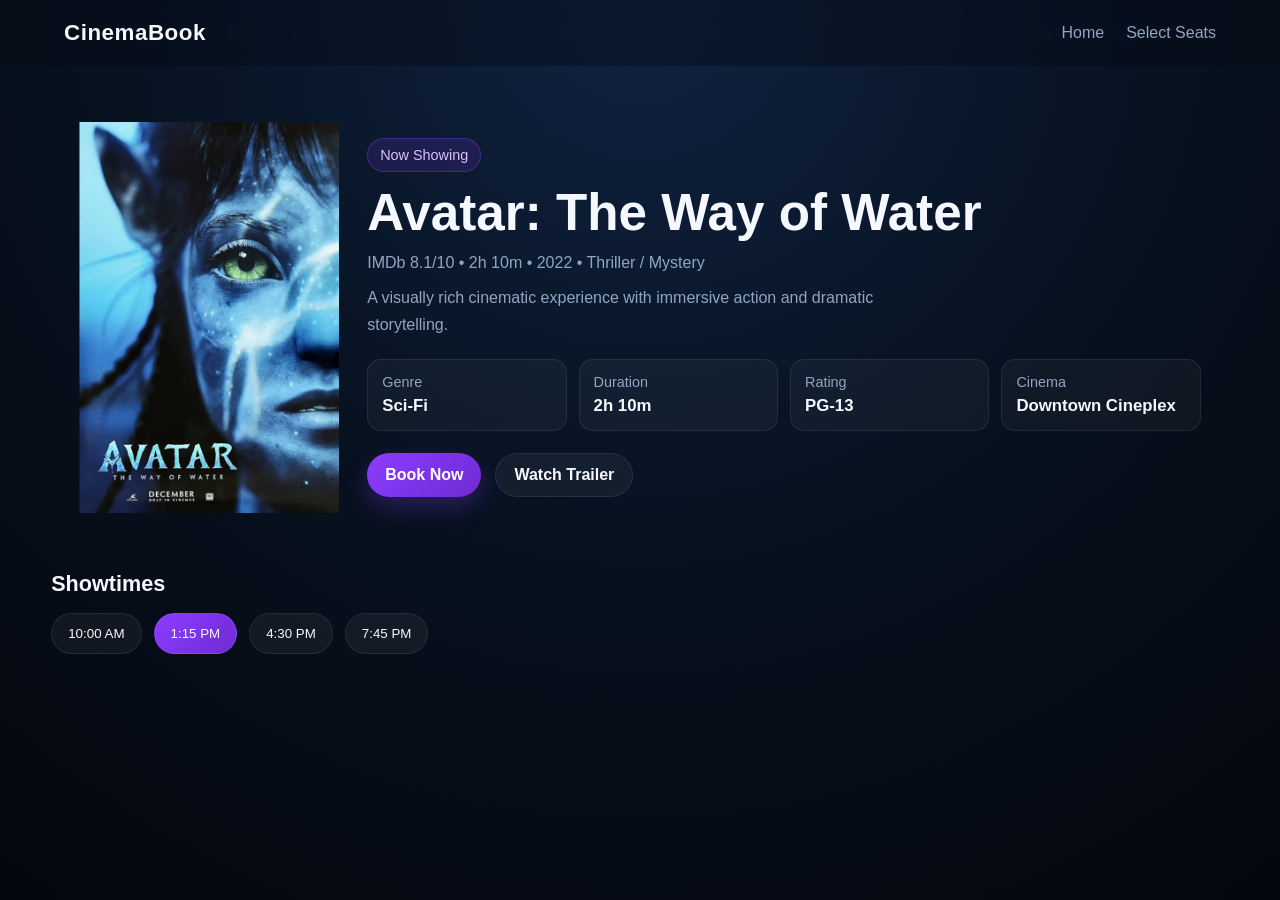
<file: templates/movie.html>
<!DOCTYPE html>
<html lang="en">
<head>
  <meta charset="UTF-8" />
  <meta name="viewport" content="width=device-width, initial-scale=1.0" />
  <title>Movie Details</title>
  <link rel="stylesheet" href="../static/style.css">
</head>
<body class="bg-home">

  <header class="topbar">
    <div class="brand">CinemaBook</div>
    <nav class="navlinks">
      <a href="index.html">Home</a>
      <a href="seat-selection.html">Select Seats</a>
    </nav>
  </header>

  <main class="movie-page">
    <section class="detail-hero">
      <div class="poster-wrap">
        <img src="/images/poster5.PNG" alt="Movie poster">
      </div>

      <div class="detail-info">
        <span class="badge">Now Showing</span>
        <h1>Avatar: The Way of Water</h1>
        <p class="meta">IMDb 8.1/10 • 2h 10m • 2022 • Thriller / Mystery</p>
        <p class="summary">
          A visually rich cinematic experience with immersive action and dramatic storytelling.
        </p>

        <div class="info-grid">
          <div><span>Genre</span><strong>Sci-Fi</strong></div>
          <div><span>Duration</span><strong>2h 10m</strong></div>
          <div><span>Rating</span><strong>PG-13</strong></div>
          <div><span>Cinema</span><strong>Downtown Cineplex</strong></div>
        </div>

        <div class="hero-actions">
          <a href="{{ url_for('seat_selection') }}" class="btn btn-primary">Book Now</a>
          <a href="#" class="btn btn-secondary">Watch Trailer</a>
        </div>
      </div>
    </section>

    <section class="section-block">
      <div class="section-head">
        <h2>Showtimes</h2>
      </div>

      <div class="time-grid">
        <button class="time-chip">10:00 AM</button>
        <button class="time-chip active">1:15 PM</button>
        <button class="time-chip">4:30 PM</button>
        <button class="time-chip">7:45 PM</button>
      </div>
    </section>
  </main>

</body>
</html>
</file>
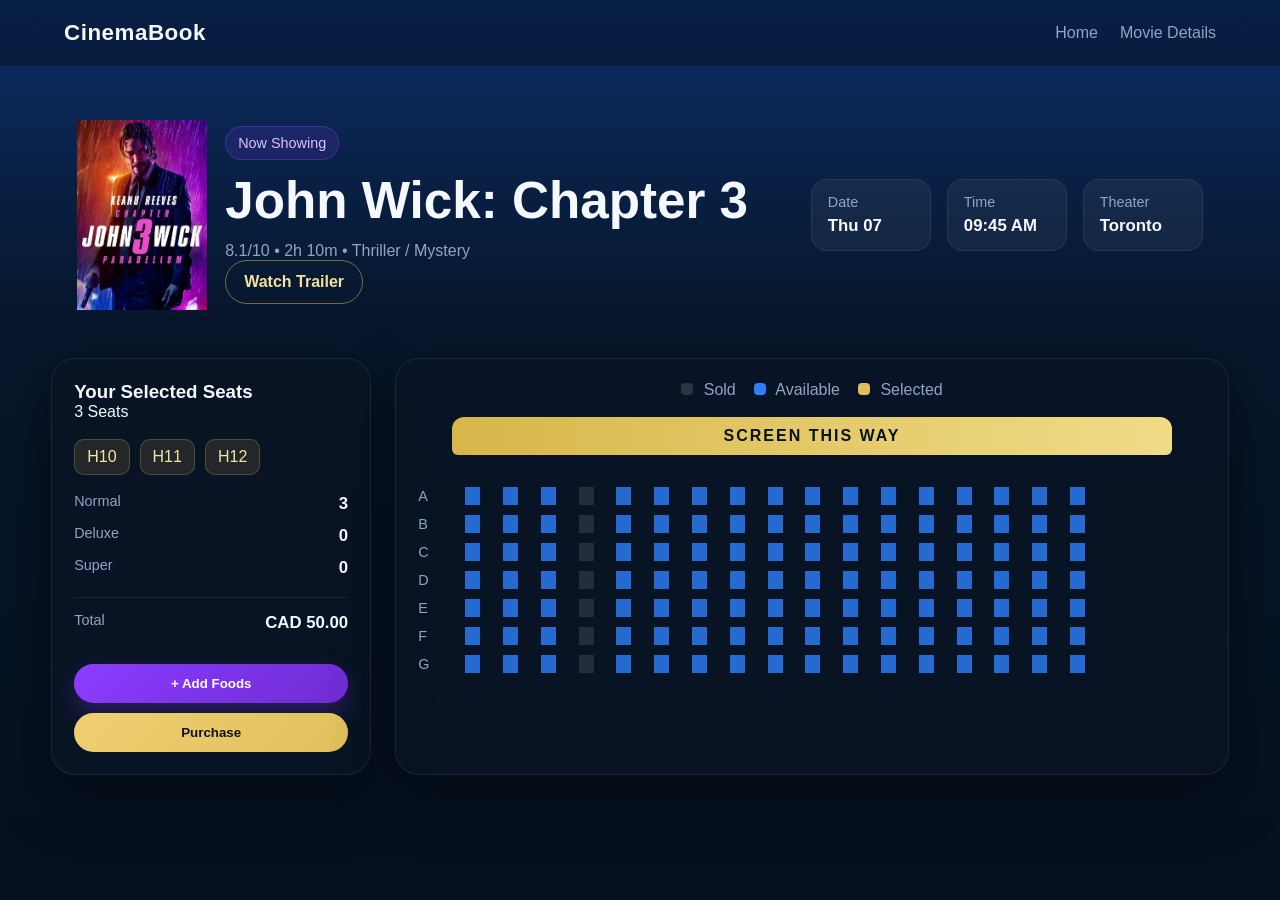
<file: templates/seat-selection.html>
<!DOCTYPE html>
<html lang="en">
<head>
  <meta charset="UTF-8" />
  <meta name="viewport" content="width=device-width, initial-scale=1.0" />
  <title>Seat Selection</title>
  <link rel="stylesheet" href="/static/style.css">
<body class="bg-seat">

  <header class="topbar">
    <div class="brand">CinemaBook</div>
    <nav class="navlinks">
      <a href="index.html">Home</a>
      <a href="movie.html">Movie Details</a>
    </nav>
  </header>

  <main class="seat-shell">
    <section class="seat-banner">
      <div class="seat-banner-left">
        <img src="/images/poster6.PNG" alt="Movie poster" class="mini-poster">
        <div>
          <span class="badge">Now Showing</span>
          <h1>John Wick: Chapter 3</h1>
          <p class="meta">8.1/10 • 2h 10m • Thriller / Mystery</p>
          <a href="#" class="btn btn-outline">Watch Trailer</a>
        </div>
      </div>

      <div class="seat-banner-right">
        <div class="selector">
          <span>Date</span>
          <strong>Thu 07</strong>
        </div>
        <div class="selector">
          <span>Time</span>
          <strong>09:45 AM</strong>
        </div>
        <div class="selector">
          <span>Theater</span>
          <strong>Toronto</strong>
        </div>
      </div>
    </section>

    <section class="seat-layout">
      <aside class="seat-summary">
        <h3>Your Selected Seats</h3>
        <p>3 Seats</p>

        <div class="ticket-tags">
          <span>H10</span>
          <span>H11</span>
          <span>H12</span>
        </div>

        <div class="ticket-breakdown">
          <div><span>Normal</span><strong>3</strong></div>
          <div><span>Deluxe</span><strong>0</strong></div>
          <div><span>Super</span><strong>0</strong></div>
        </div>

        <div class="total-row">
          <span>Total</span>
          <strong>CAD 50.00</strong>
        </div>

        <button class="btn btn-primary full-btn">+ Add Foods</button>
        <button class="btn btn-gold full-btn">Purchase</button>
      </aside>

      <div class="seat-map-wrap">
        <div class="seat-legend">
          <span><i class="legend-box sold"></i> Sold</span>
          <span><i class="legend-box available"></i> Available</span>
          <span><i class="legend-box selected"></i> Selected</span>
        </div>

        <div class="screen-bar">SCREEN THIS WAY</div>

        <div class="seat-map">
          <div class="seat-row"><span>A</span><div class="seats"></div></div>
          <div class="seat-row"><span>B</span><div class="seats"></div></div>
          <div class="seat-row"><span>C</span><div class="seats"></div></div>
          <div class="seat-row"><span>D</span><div class="seats"></div></div>
          <div class="seat-row"><span>E</span><div class="seats"></div></div>
          <div class="seat-row"><span>F</span><div class="seats"></div></div>
          <div class="seat-row"><span>G</span><div class="seats"></div></div>
        </div>
      </div>
    </section>
  </main>

</body>
</html>
</file>
<file: static/style.css>
:root {
  --bg: #07111f;
  --bg-2: #0b1830;
  --panel: rgba(10, 20, 36, 0.85);
  --panel-2: rgba(13, 25, 45, 0.95);
  --text: #f6f8ff;
  --muted: #93a4c3;
  --purple: #8b3dff;
  --purple-2: #6f2bd3;
  --gold: #e0bf5b;
  --blue: #2d7ff9;
  --border: rgba(255,255,255,0.08);
  --shadow: 0 24px 60px rgba(0, 0, 0, 0.45);
}

* {
  box-sizing: border-box;
  margin: 0;
  padding: 0;
}

body {
  font-family: "Segoe UI", Arial, sans-serif;
  color: var(--text);
  min-height: 100vh;
}

.bg-home {
  background: radial-gradient(circle at top, #102341 0%, var(--bg) 50%, #04070e 100%);
}

.bg-seat {
  background: linear-gradient(180deg, #0b2e67 0%, #07162b 35%, #06111f 100%);
}

a {
  text-decoration: none;
  color: inherit;
}

.topbar {
  display: flex;
  justify-content: space-between;
  align-items: center;
  gap: 16px;
  padding: 20px 5%;
  position: sticky;
  top: 0;
  z-index: 10;
  background: rgba(5, 10, 20, 0.4);
  backdrop-filter: blur(14px);
}

.brand {
  font-size: 1.4rem;
  font-weight: 700;
  letter-spacing: 0.5px;
}

.navlinks {
  display: flex;
  gap: 22px;
  flex-wrap: wrap;
  color: var(--muted);
}

.navlinks a:hover {
  color: var(--text);
}

.profile-pill {
  border: 1px solid var(--border);
  padding: 10px 14px;
  border-radius: 999px;
  background: rgba(255,255,255,0.04);
}

.home-shell,
.movie-page,
.seat-shell {
  width: min(1400px, 92%);
  margin: 0 auto;
  padding: 28px 0 60px;
}
.hero-card {
  display: grid;
  grid-template-columns: 1.2fr 1fr;
  gap: 24px;
  padding: 34px;
  min-height: 420px;
  align-items: center;

  background:
    linear-gradient(90deg, rgba(7,17,31,0.95) 30%, rgba(7,17,31,0.4) 60%, rgba(7,17,31,0.1) 100%),
    url("/images/featured_image.jpg") right center / cover no-repeat;

  border-radius: 26px;
}

.hero-left h1,
.detail-info h1,
.seat-banner h1 {
  font-size: clamp(2rem, 4vw, 3.5rem);
  line-height: 1.05;
  margin: 14px 0;
}

.badge {
  display: inline-block;
  padding: 8px 12px;
  border-radius: 999px;
  background: rgba(139, 61, 255, 0.14);
  color: #d9c2ff;
  border: 1px solid rgba(139, 61, 255, 0.35);
  font-size: 0.9rem;
}

.meta,
.summary {
  color: var(--muted);
}

.summary {
  margin-top: 12px;
  max-width: 560px;
  line-height: 1.7;
}

.hero-actions {
  display: flex;
  gap: 14px;
  flex-wrap: wrap;
  margin-top: 22px;
}

.btn {
  display: inline-flex;
  align-items: center;
  justify-content: center;
  padding: 12px 18px;
  border-radius: 999px;
  font-weight: 600;
  border: 0;
  cursor: pointer;
}

.btn-primary {
  background: linear-gradient(135deg, var(--purple), var(--purple-2));
  color: white;
  box-shadow: 0 10px 24px rgba(139, 61, 255, 0.28);
}

.btn-secondary {
  background: rgba(255,255,255,0.05);
  color: var(--text);
  border: 1px solid var(--border);
}

.btn-outline {
  background: transparent;
  border: 1px solid rgba(224, 191, 91, 0.5);
  color: #f3e0a0;
}

.btn-gold {
  background: linear-gradient(135deg, #efcf73, var(--gold));
  color: #111;
}

.hero-poster {
  display: flex;
  justify-content: center;
  align-items: center;
}

.hero-poster img {
  width: 100%;
  height: 100%;
  object-fit: cover;
  border-radius: 18px;
}

.section-block {
  margin-top: 30px;
}

.section-head {
  display: flex;
  justify-content: space-between;
  align-items: center;
  margin-bottom: 16px;
  color: var(--muted);
}

.section-head h2 {
  color: var(--text);
  font-size: 1.35rem;
}

.movie-row {
  display: grid;
  grid-template-columns: repeat(auto-fit, minmax(180px, 1fr));
  gap: 16px;
}

.movie-card {
  background: rgba(10, 20, 36, 0.88);
  border: 1px solid var(--border);
  border-radius: 18px;
  padding: 12px;
  box-shadow: var(--shadow);
}

.movie-card img {
  width: 100%;
  border-radius: 14px;
  display: block;
  margin-bottom: 10px;
}

.movie-card h3 {
  font-size: 1rem;
  margin-bottom: 6px;
}

.movie-card p {
  color: var(--muted);
  font-size: 0.92rem;
  margin-bottom: 10px;
}

.mini-btn {
  display: inline-block;
  padding: 9px 12px;
  border-radius: 999px;
  background: rgba(139, 61, 255, 0.16);
  color: #e8d8ff;
  font-size: 0.9rem;
}

.detail-hero {
  display: grid;
  grid-template-columns: 260px 1fr;
  gap: 28px;
  padding: 28px;
  align-items: center;
}

.poster-wrap img {
  width: 100%;
  display: block;
}

.detail-info {
  background: transparent;
}

.info-grid {
  display: grid;
  grid-template-columns: repeat(auto-fit, minmax(140px, 1fr));
  gap: 12px;
  margin-top: 20px;
}

.info-grid div {
  background: rgba(255,255,255,0.04);
  border: 1px solid var(--border);
  border-radius: 14px;
  padding: 14px;
}

.info-grid span,
.ticket-breakdown span,
.total-row span,
.selector span {
  display: block;
  color: var(--muted);
  font-size: 0.9rem;
  margin-bottom: 6px;
}

.info-grid strong,
.ticket-breakdown strong,
.total-row strong,
.selector strong {
  font-size: 1.05rem;
}

.time-grid {
  display: flex;
  gap: 12px;
  flex-wrap: wrap;
}

.time-chip {
  background: rgba(255,255,255,0.05);
  color: var(--text);
  border: 1px solid var(--border);
  padding: 12px 16px;
  border-radius: 999px;
  cursor: pointer;
}

.time-chip.active {
  background: linear-gradient(135deg, var(--purple), var(--purple-2));
}

.seat-banner {
  display: flex;
  justify-content: space-between;
  gap: 22px;
  padding: 26px;
  align-items: center;
}

.seat-banner-left {
  display: flex;
  gap: 18px;
  align-items: center;
}

.mini-poster {
  width: 130px;
  height: 190px;
  object-fit: cover;
}

.seat-banner-right {
  display: flex;
  gap: 16px;
  flex-wrap: wrap;
}

.selector {
  min-width: 120px;
  padding: 14px 16px;
  border-radius: 16px;
  background: rgba(255,255,255,0.05);
  border: 1px solid var(--border);
}

.seat-layout {
  display: grid;
  grid-template-columns: 320px 1fr;
  gap: 24px;
  margin-top: 22px;
}

.seat-summary {
  background: rgba(10, 20, 36, 0.88);
  border: 1px solid var(--border);
  border-radius: 24px;
  padding: 22px;
  box-shadow: var(--shadow);
}

.ticket-tags {
  display: flex;
  gap: 10px;
  margin: 18px 0;
  flex-wrap: wrap;
}

.ticket-tags span {
  background: rgba(224, 191, 91, 0.12);
  border: 1px solid rgba(224, 191, 91, 0.25);
  color: #f6e4a6;
  padding: 8px 12px;
  border-radius: 10px;
}

.ticket-breakdown {
  display: grid;
  gap: 10px;
  margin: 18px 0;
}

.ticket-breakdown div,
.total-row {
  display: flex;
  justify-content: space-between;
  align-items: center;
}

.total-row {
  margin: 18px 0 20px;
  padding-top: 14px;
  border-top: 1px solid var(--border);
}

.full-btn {
  width: 100%;
  margin-top: 10px;
}

.seat-map-wrap {
  background: rgba(10, 20, 36, 0.62);
  border: 1px solid var(--border);
  border-radius: 24px;
  padding: 22px;
  box-shadow: var(--shadow);
}

.seat-legend {
  display: flex;
  gap: 18px;
  flex-wrap: wrap;
  justify-content: center;
  margin-bottom: 18px;
  color: var(--muted);
}

.legend-box {
  display: inline-block;
  width: 12px;
  height: 12px;
  border-radius: 4px;
  margin-right: 6px;
}

.legend-box.sold { background: rgba(255,255,255,0.14); }
.legend-box.available { background: var(--blue); }
.legend-box.selected { background: var(--gold); }

.screen-bar {
  width: min(720px, 96%);
  margin: 0 auto 22px;
  text-align: center;
  background: linear-gradient(90deg, #d7b74a, #f0db87);
  color: #07111f;
  font-weight: 700;
  padding: 10px;
  border-radius: 12px 12px 6px 6px;
  letter-spacing: 2px;
}

.seat-map {
  display: grid;
  gap: 10px;
  padding: 10px 0 6px;
}

.seat-row {
  display: grid;
  grid-template-columns: 22px 1fr;
  align-items: center;
  gap: 10px;
}

.seat-row span {
  color: var(--muted);
  font-size: 0.9rem;
}

.seats {
  height: 18px;
  border-radius: 6px;
  background:
    linear-gradient(90deg,
      transparent 0 2%,
      rgba(45, 127, 249, 0.9) 2% 4%,
      transparent 4% 7%,
      rgba(45, 127, 249, 0.9) 7% 9%,
      transparent 9% 12%,
      rgba(45, 127, 249, 0.9) 12% 14%,
      transparent 14% 17%,
      rgba(255,255,255,0.12) 17% 19%,
      transparent 19% 22%,
      rgba(45, 127, 249, 0.9) 22% 24%,
      transparent 24% 27%,
      rgba(45, 127, 249, 0.9) 27% 29%,
      transparent 29% 32%,
      rgba(45, 127, 249, 0.9) 32% 34%,
      transparent 34% 37%,
      rgba(45, 127, 249, 0.9) 37% 39%,
      transparent 39% 42%,
      rgba(45, 127, 249, 0.9) 42% 44%,
      transparent 44% 47%,
      rgba(45, 127, 249, 0.9) 47% 49%,
      transparent 49% 52%,
      rgba(45, 127, 249, 0.9) 52% 54%,
      transparent 54% 57%,
      rgba(45, 127, 249, 0.9) 57% 59%,
      transparent 59% 62%,
      rgba(45, 127, 249, 0.9) 62% 64%,
      transparent 64% 67%,
      rgba(45, 127, 249, 0.9) 67% 69%,
      transparent 69% 72%,
      rgba(45, 127, 249, 0.9) 72% 74%,
      transparent 74% 77%,
      rgba(45, 127, 249, 0.9) 77% 79%,
      transparent 79% 82%,
      rgba(45, 127, 249, 0.9) 82% 84%,
      transparent 84% 100%);
  opacity: 0.9;
}

@media (max-width: 980px) {
  .hero-card,
  .detail-hero,
  .seat-banner,
  .seat-layout {
    grid-template-columns: 1fr;
    flex-direction: column;
  }

  .seat-banner-left {
    width: 100%;
  }
}

@media (max-width: 640px) {
  .topbar {
    flex-direction: column;
    align-items: flex-start;
  }

  .navlinks {
    gap: 14px;
  }

  .home-shell,
  .movie-page,
  .seat-shell {
    width: min(94%, 94%);
  }

  .hero-card,
  .detail-hero,
  .seat-banner,
  .seat-summary,
  .seat-map-wrap {
    padding: 18px;
  }
}
</file>
